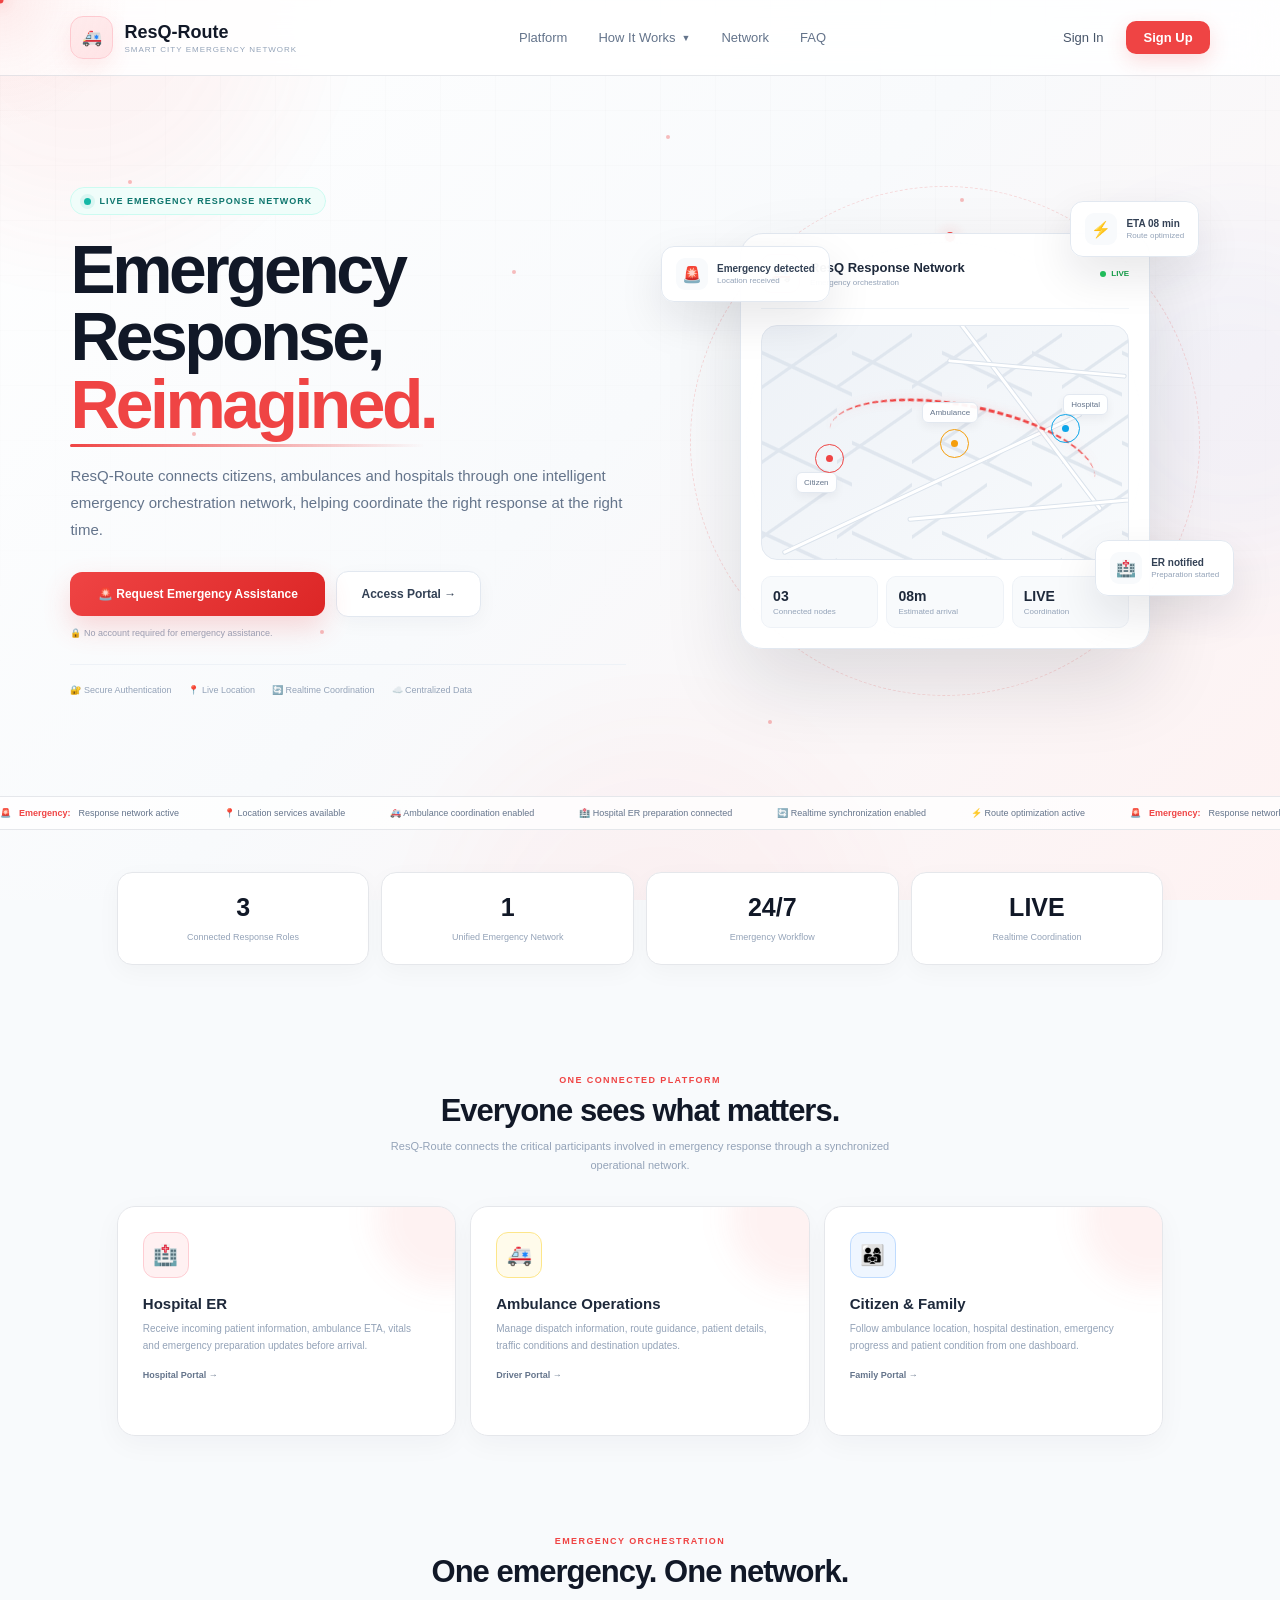
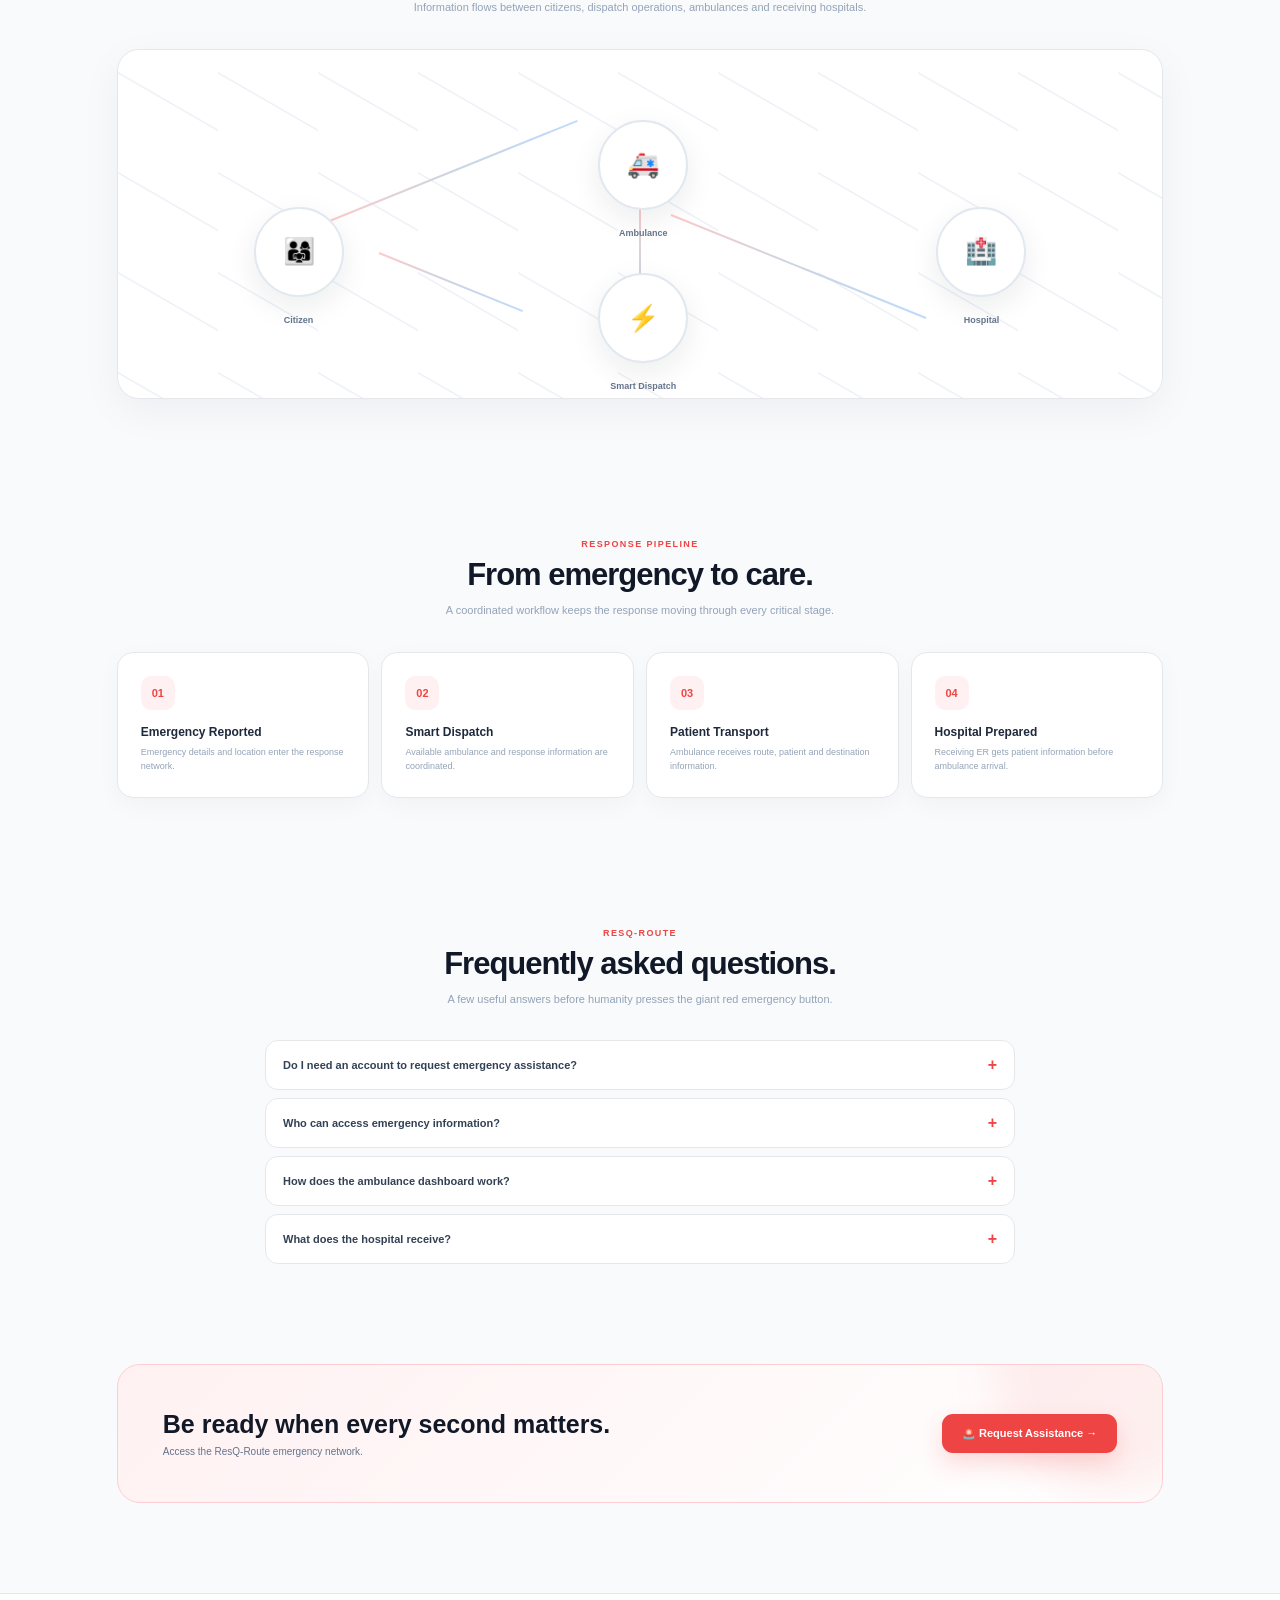
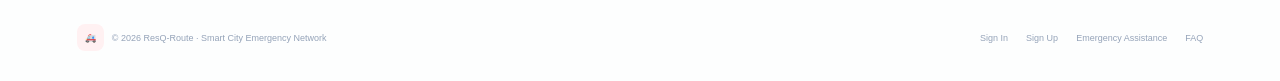
<file: index.html>
<!DOCTYPE html>
<html lang="en">

<head>

    <meta charset="UTF-8">

    <meta
        name="viewport"
        content="width=device-width, initial-scale=1.0"
    >

    <title>
        ResQ-Route | Smart Emergency Response Network
    </title>


    <style>

        /* =====================================================
           GLOBAL
        ===================================================== */

        * {
            margin: 0;
            padding: 0;
            box-sizing: border-box;
        }


        html {
            scroll-behavior: smooth;
        }


        body {

            font-family:
                Inter,
                "Segoe UI",
                Arial,
                sans-serif;

            color: #172033;

            background:
                #f8fafc;

            overflow-x: hidden;

            cursor: default;
        }


        a {
            text-decoration: none;
            color: inherit;
        }


        button {
            font-family: inherit;
        }


        ::selection {
            background: #fecaca;
            color: #7f1d1d;
        }



        /* =====================================================
           MOUSE EFFECTS
        ===================================================== */

        #cursorGlow {

            position: fixed;

            width: 260px;
            height: 260px;

            border-radius: 50%;

            pointer-events: none;

            z-index: 9999;

            background:
                radial-gradient(
                    circle,
                    rgba(239,68,68,0.10),
                    rgba(239,68,68,0.035) 35%,
                    transparent 70%
                );

            transform:
                translate(-50%, -50%);

            transition:
                left 0.08s linear,
                top 0.08s linear;
        }


        #cursorDot {

            position: fixed;

            width: 7px;
            height: 7px;

            border-radius: 50%;

            background: #ef4444;

            pointer-events: none;

            z-index: 10000;

            transform:
                translate(-50%, -50%);

            box-shadow:
                0 0 14px
                rgba(239,68,68,0.45);
        }



        /* =====================================================
           BACKGROUND
        ===================================================== */

        .background {

            position: fixed;

            inset: 0;

            z-index: -20;

            overflow: hidden;

            background:
                linear-gradient(
                    135deg,
                    #ffffff 0%,
                    #f8fafc 48%,
                    #fef2f2 100%
                );
        }


        .grid {

            position: absolute;

            inset: 0;

            opacity: 0.45;

            background-image:

                linear-gradient(
                    rgba(15,23,42,0.035) 1px,
                    transparent 1px
                ),

                linear-gradient(
                    90deg,
                    rgba(15,23,42,0.035) 1px,
                    transparent 1px
                );

            background-size:
                55px 55px;

            mask-image:
                linear-gradient(
                    to bottom,
                    black,
                    transparent 90%
                );
        }


        .blob {

            position: absolute;

            border-radius: 50%;

            filter: blur(60px);

            opacity: 0.45;

            animation:
                blobFloat 10s ease-in-out infinite;
        }


        .blob-red {

            width: 400px;
            height: 400px;

            background:
                rgba(239,68,68,0.12);

            top: -180px;
            left: -120px;
        }


        .blob-blue {

            width: 350px;
            height: 350px;

            background:
                rgba(59,130,246,0.09);

            right: -130px;
            top: 25%;

            animation-delay:
                -3s;
        }


        .blob-pink {

            width: 420px;
            height: 420px;

            background:
                rgba(244,63,94,0.07);

            left: 35%;
            bottom: -250px;

            animation-delay:
                -6s;
        }


        @keyframes blobFloat {

            0%,
            100% {

                transform:
                    translate(0,0)
                    scale(1);

            }

            50% {

                transform:
                    translate(35px,-25px)
                    scale(1.08);

            }
        }



        /* =====================================================
           PARTICLES
        ===================================================== */

        .particles {

            position: fixed;

            inset: 0;

            pointer-events: none;

            z-index: -5;
        }


        .particle {

            position: absolute;

            width: 4px;
            height: 4px;

            border-radius: 50%;

            background:
                rgba(239,68,68,0.35);

            animation:
                particleFloat linear infinite;
        }


        .particle:nth-child(1) {
            left: 10%;
            top: 20%;
            animation-duration: 9s;
        }

        .particle:nth-child(2) {
            left: 25%;
            top: 70%;
            animation-duration: 12s;
        }

        .particle:nth-child(3) {
            left: 40%;
            top: 30%;
            animation-duration: 10s;
        }

        .particle:nth-child(4) {
            left: 60%;
            top: 80%;
            animation-duration: 14s;
        }

        .particle:nth-child(5) {
            left: 75%;
            top: 22%;
            animation-duration: 11s;
        }

        .particle:nth-child(6) {
            left: 88%;
            top: 62%;
            animation-duration: 13s;
        }

        .particle:nth-child(7) {
            left: 52%;
            top: 15%;
            animation-duration: 8s;
        }

        .particle:nth-child(8) {
            left: 15%;
            top: 48%;
            animation-duration: 15s;
        }


        @keyframes particleFloat {

            0% {

                transform:
                    translateY(0);

                opacity:
                    0;

            }

            20% {
                opacity: 1;
            }

            80% {
                opacity: 1;
            }

            100% {

                transform:
                    translateY(-120px);

                opacity:
                    0;

            }
        }



        /* =====================================================
           NAVBAR
        ===================================================== */

        .navbar {

            position: sticky;

            top: 0;

            z-index: 1000;

            height: 76px;

            padding:
                0 5.5%;

            display: flex;

            align-items: center;

            justify-content: space-between;

            background:
                rgba(255,255,255,0.84);

            backdrop-filter:
                blur(20px);

            border-bottom:
                1px solid #e5e7eb;
        }


        .logo {

            display: flex;

            align-items: center;

            gap: 11px;
        }


        .logo-icon {

            width: 43px;
            height: 43px;

            display: flex;

            align-items: center;
            justify-content: center;

            border-radius: 13px;

            background:
                linear-gradient(
                    135deg,
                    #fff1f2,
                    #ffe4e6
                );

            border:
                1px solid #fecdd3;

            box-shadow:
                0 8px 22px
                rgba(239,68,68,0.10);

            animation:
                logoPulse 3s ease-in-out infinite;
        }


        @keyframes logoPulse {

            0%,
            100% {
                transform:
                    translateY(0);
            }

            50% {
                transform:
                    translateY(-3px);
            }
        }


        .logo-name {

            color: #111827;

            font-size: 18px;

            font-weight: 800;
        }


        .logo-subtitle {

            margin-top: 2px;

            color: #94a3b8;

            font-size: 8px;

            letter-spacing: 1px;
        }


        .nav-center {

            display: flex;

            align-items: center;

            gap: 5px;
        }


        .nav-link {

            padding:
                9px 13px;

            border-radius: 9px;

            color: #64748b;

            font-size: 13px;

            transition:
                0.2s ease;
        }


        .nav-link:hover {

            color: #111827;

            background:
                #f1f5f9;
        }


        .dropdown {

            position: relative;
        }


        .dropdown-button {

            border: none;

            background: transparent;

            cursor: pointer;

            display: flex;

            align-items: center;

            gap: 6px;
        }


        .arrow {

            font-size: 9px;

            transition:
                0.25s ease;
        }


        .dropdown:hover .arrow {

            transform:
                rotate(180deg);
        }


        .dropdown-menu {

            position: absolute;

            top:
                calc(100% + 12px);

            left: 50%;

            width: 245px;

            padding: 8px;

            border-radius: 15px;

            background:
                rgba(255,255,255,0.98);

            border:
                1px solid #e5e7eb;

            box-shadow:
                0 25px 60px
                rgba(15,23,42,0.13);

            opacity: 0;

            visibility: hidden;

            transform:
                translate(-50%, -10px);

            transition:
                0.22s ease;
        }


        .dropdown:hover .dropdown-menu {

            opacity: 1;

            visibility: visible;

            transform:
                translate(-50%,0);
        }


        .dropdown-item {

            display: flex;

            align-items: center;

            gap: 10px;

            padding: 11px;

            border-radius: 10px;

            transition:
                0.2s ease;
        }


        .dropdown-item:hover {

            background:
                #f8fafc;

            transform:
                translateX(3px);
        }


        .dropdown-icon {

            width: 34px;
            height: 34px;

            display: flex;

            align-items: center;
            justify-content: center;

            border-radius: 9px;

            background:
                #fff1f2;
        }


        .dropdown-item strong {

            display: block;

            color: #1e293b;

            font-size: 12px;
        }


        .dropdown-item span {

            display: block;

            margin-top: 2px;

            color: #94a3b8;

            font-size: 9px;
        }


        .nav-actions {

            display: flex;

            align-items: center;

            gap: 8px;
        }


        .signin {

            padding:
                9px 15px;

            color: #475569;

            border-radius: 9px;

            font-size: 13px;

            transition:
                0.2s ease;
        }


        .signin:hover {

            color: #111827;

            background:
                #f1f5f9;
        }


        .signup {

            padding:
                9px 17px;

            border-radius: 10px;

            color: white;

            background:
                #ef4444;

            font-size: 13px;

            font-weight: 650;

            box-shadow:
                0 7px 20px
                rgba(239,68,68,0.18);

            transition:
                0.25s ease;
        }


        .signup:hover {

            background:
                #dc2626;

            transform:
                translateY(-2px);

            box-shadow:
                0 12px 27px
                rgba(239,68,68,0.25);
        }



        /* =====================================================
           HERO
        ===================================================== */

        .hero {

            max-width:
                1350px;

            min-height:
                720px;

            margin:
                auto;

            padding:
                55px 5.5% 45px;

            display:
                grid;

            grid-template-columns:
                1fr 0.95fr;

            align-items:
                center;

            gap:
                55px;
        }


        .hero-content {

            animation:
                heroReveal 0.8s ease both;
        }


        @keyframes heroReveal {

            from {

                opacity: 0;

                transform:
                    translateY(25px);

            }

            to {

                opacity: 1;

                transform:
                    translateY(0);

            }
        }


        .live-badge {

            display: inline-flex;

            align-items: center;

            gap: 8px;

            padding:
                8px 13px;

            border-radius:
                999px;

            background:
                #f0fdfa;

            border:
                1px solid #ccfbf1;

            color:
                #0f766e;

            font-size:
                9px;

            font-weight:
                750;

            letter-spacing:
                1px;

            margin-bottom:
                21px;
        }


        .live-dot {

            width: 7px;
            height: 7px;

            border-radius: 50%;

            background:
                #14b8a6;

            box-shadow:
                0 0 0 4px
                rgba(20,184,166,0.10);

            animation:
                livePulse 1.8s infinite;
        }


        @keyframes livePulse {

            0% {
                box-shadow:
                    0 0 0 0
                    rgba(20,184,166,0.25);
            }

            70% {
                box-shadow:
                    0 0 0 8px
                    rgba(20,184,166,0);
            }

            100% {
                box-shadow:
                    0 0 0 0
                    rgba(20,184,166,0);
            }
        }


        .hero h1 {

            max-width:
                720px;

            color:
                #111827;

            font-size:
                clamp(48px,5.3vw,76px);

            line-height:
                0.99;

            letter-spacing:
                -3.5px;

            font-weight:
                800;

            margin-bottom:
                24px;
        }


        .hero h1 span {

            color:
                #ef4444;

            position:
                relative;
        }


        .hero h1 span::after {

            content:
                "";

            position:
                absolute;

            left: 0;

            right: 10px;

            bottom: -5px;

            height: 3px;

            border-radius:
                99px;

            background:
                linear-gradient(
                    90deg,
                    #ef4444,
                    transparent
                );

            animation:
                lineGrow 1.1s
                0.5s ease both;
        }


        @keyframes lineGrow {

            from {
                transform:
                    scaleX(0);

                transform-origin:
                    left;
            }

            to {
                transform:
                    scaleX(1);

                transform-origin:
                    left;
            }
        }


        .hero-description {

            max-width:
                630px;

            color:
                #64748b;

            font-size:
                15px;

            line-height:
                1.8;

            margin-bottom:
                28px;
        }



        /* =====================================================
           HERO BUTTONS
        ===================================================== */

        .hero-buttons {

            display:
                flex;

            align-items:
                center;

            gap:
                11px;

            flex-wrap:
                wrap;
        }


        .emergency-button {

            position:
                relative;

            overflow:
                hidden;

            display:
                inline-flex;

            align-items:
                center;

            justify-content:
                center;

            gap:
                9px;

            padding:
                15px 22px;

            min-width:
                255px;

            border-radius:
                12px;

            color:
                white;

            background:
                linear-gradient(
                    135deg,
                    #ef4444,
                    #dc2626
                );

            font-size:
                12px;

            font-weight:
                750;

            box-shadow:
                0 12px 28px
                rgba(239,68,68,0.20);

            transition:
                0.25s ease;
        }


        .emergency-button:hover {

            transform:
                translateY(-3px);

            box-shadow:
                0 17px 36px
                rgba(239,68,68,0.28);
        }


        .emergency-button::after {

            content:
                "";

            position:
                absolute;

            width:
                50px;

            height:
                200%;

            top:
                -50%;

            left:
                -80px;

            background:
                rgba(255,255,255,0.20);

            transform:
                rotate(20deg);

            transition:
                0.6s ease;
        }


        .emergency-button:hover::after {

            left:
                110%;
        }


        .portal-button {

            display:
                inline-flex;

            align-items:
                center;

            justify-content:
                center;

            gap:
                8px;

            padding:
                15px 22px;

            min-width:
                145px;

            border-radius:
                12px;

            color:
                #334155;

            background:
                white;

            border:
                1px solid #e2e8f0;

            font-size:
                12px;

            font-weight:
                650;

            box-shadow:
                0 6px 20px
                rgba(15,23,42,0.04);

            transition:
                0.25s ease;
        }


        .portal-button:hover {

            transform:
                translateY(-3px);

            border-color:
                #cbd5e1;

            box-shadow:
                0 12px 28px
                rgba(15,23,42,0.08);
        }


        .emergency-note {

            margin-top:
                11px;

            color:
                #94a3b8;

            font-size:
                9px;
        }



        /* =====================================================
           HERO TRUST
        ===================================================== */

        .trust-row {

            display:
                flex;

            align-items:
                center;

            gap:
                17px;

            flex-wrap:
                wrap;

            margin-top:
                26px;

            padding-top:
                20px;

            border-top:
                1px solid #eef2f7;
        }


        .trust {

            display:
                flex;

            align-items:
                center;

            gap:
                5px;

            color:
                #94a3b8;

            font-size:
                9px;
        }



        /* =====================================================
           HERO VISUAL
        ===================================================== */

        .visual {

            position:
                relative;

            min-height:
                540px;

            display:
                flex;

            align-items:
                center;

            justify-content:
                center;

            animation:
                visualReveal 0.9s 0.15s ease both;
        }


        @keyframes visualReveal {

            from {

                opacity: 0;

                transform:
                    translateX(35px)
                    scale(0.97);

            }

            to {

                opacity: 1;

                transform:
                    translateX(0)
                    scale(1);

            }
        }



        /* =====================================================
           ORBIT
        ===================================================== */

        .orbit {

            position:
                absolute;

            width:
                510px;

            height:
                510px;

            border-radius:
                50%;

            border:
                1px dashed
                rgba(239,68,68,0.18);

            animation:
                orbitRotate 25s linear infinite;
        }


        .orbit::before {

            content:
                "";

            position:
                absolute;

            inset:
                55px;

            border-radius:
                50%;

            border:
                1px dashed
                rgba(59,130,246,0.14);
        }


        .orbit-dot {

            position:
                absolute;

            width:
                10px;

            height:
                10px;

            border-radius:
                50%;

            background:
                #ef4444;

            top:
                45px;

            left:
                50%;

            box-shadow:
                0 0 15px
                rgba(239,68,68,0.35);
        }


        @keyframes orbitRotate {

            from {
                transform:
                    rotate(0deg);
            }

            to {
                transform:
                    rotate(360deg);
            }
        }



        /* =====================================================
           RESPONSE CARD
        ===================================================== */

        .response-card {

            position:
                relative;

            width:
                410px;

            padding:
                20px;

            border-radius:
                23px;

            background:
                rgba(255,255,255,0.96);

            border:
                1px solid #e2e8f0;

            box-shadow:
                0 35px 80px
                rgba(15,23,42,0.12);

            z-index:
                5;

            transform-style:
                preserve-3d;

            transition:
                transform 0.15s ease;
        }


        .card-top {

            display:
                flex;

            align-items:
                center;

            justify-content:
                space-between;

            padding-bottom:
                15px;

            border-bottom:
                1px solid #f1f5f9;
        }


        .card-title {

            display:
                flex;

            align-items:
                center;

            gap:
                10px;
        }


        .card-icon {

            width:
                39px;

            height:
                39px;

            display:
                flex;

            align-items:
                center;

            justify-content:
                center;

            border-radius:
                10px;

            background:
                #fff1f2;

            border:
                1px solid #fecdd3;
        }


        .card-title strong {

            display:
                block;

            color:
                #1e293b;

            font-size:
                13px;
        }


        .card-title span {

            display:
                block;

            margin-top:
                3px;

            color:
                #94a3b8;

            font-size:
                8px;
        }


        .card-live {

            display:
                flex;

            align-items:
                center;

            gap:
                5px;

            color:
                #16a34a;

            font-size:
                8px;

            font-weight:
                750;
        }


        .card-live i {

            width:
                6px;

            height:
                6px;

            border-radius:
                50%;

            background:
                #22c55e;

            animation:
                blink 1.4s infinite;
        }


        @keyframes blink {

            50% {
                opacity:
                    0.35;
            }
        }



        /* =====================================================
           MAP
        ===================================================== */

        .map {

            position:
                relative;

            height:
                235px;

            margin:
                16px 0;

            overflow:
                hidden;

            border-radius:
                16px;

            background:
                linear-gradient(
                    135deg,
                    #eef2f7,
                    #f8fafc
                );

            border:
                1px solid #e2e8f0;
        }


        .map-grid {

            position:
                absolute;

            inset:
                0;

            opacity:
                0.8;

            background-image:

                linear-gradient(
                    25deg,
                    transparent 46%,
                    #dbe3ec 47%,
                    #dbe3ec 49%,
                    transparent 50%
                ),

                linear-gradient(
                    145deg,
                    transparent 46%,
                    #dbe3ec 47%,
                    #dbe3ec 49%,
                    transparent 50%
                );

            background-size:
                90px 90px,
                75px 75px;
        }


        .road {

            position:
                absolute;

            height:
                5px;

            border-radius:
                99px;

            background:
                white;

            border:
                1px solid #dbe3ec;
        }


        .road-1 {

            width:
                330px;

            left:
                5px;

            top:
                155px;

            transform:
                rotate(-25deg);
        }


        .road-2 {

            width:
                280px;

            left:
                115px;

            top:
                70px;

            transform:
                rotate(53deg);
        }


        .road-3 {

            width:
                250px;

            left:
                145px;

            top:
                180px;

            transform:
                rotate(-5deg);
        }


        .road-4 {

            width:
                180px;

            left:
                185px;

            top:
                40px;

            transform:
                rotate(5deg);
        }



        /* =====================================================
           ROUTE
        ===================================================== */

        .route {

            position:
                absolute;

            width:
                270px;

            height:
                100px;

            left:
                65px;

            top:
                78px;

            border-top:
                3px dashed #ef4444;

            border-radius:
                50%;

            transform:
                rotate(11deg);

            filter:
                drop-shadow(
                    0 0 4px
                    rgba(239,68,68,0.25)
                );

            animation:
                routeMove 2s ease-in-out infinite;
        }


        @keyframes routeMove {

            0%,
            100% {
                opacity:
                    0.65;
            }

            50% {
                opacity:
                    1;
            }
        }



        /* =====================================================
           MAP MARKERS
        ===================================================== */

        .marker {

            position:
                absolute;

            width:
                15px;

            height:
                15px;

            border-radius:
                50%;

            z-index:
                5;
        }


        .marker::before {

            content:
                "";

            position:
                absolute;

            inset:
                4px;

            border-radius:
                50%;

            background:
                currentColor;
        }


        .marker::after {

            content:
                "";

            position:
                absolute;

            inset:
                -7px;

            border:
                1px solid currentColor;

            border-radius:
                50%;

            animation:
                markerRing 2s infinite;
        }


        @keyframes markerRing {

            0% {
                transform:
                    scale(0.7);

                opacity:
                    0.5;
            }

            70% {
                transform:
                    scale(1.5);

                opacity:
                    0;
            }

            100% {
                opacity:
                    0;
            }
        }


        .citizen {
            left:
                60px;

            top:
                125px;

            color:
                #ef4444;
        }


        .ambulance {
            left:
                185px;

            top:
                110px;

            color:
                #f59e0b;

            animation:
                ambulanceMove 3s ease-in-out infinite;
        }


        @keyframes ambulanceMove {

            0%,
            100% {
                transform:
                    translateX(0);
            }

            50% {
                transform:
                    translateX(22px);
            }
        }


        .hospital {
            right:
                55px;

            top:
                95px;

            color:
                #0ea5e9;
        }


        .map-label {

            position:
                absolute;

            padding:
                5px 7px;

            border-radius:
                6px;

            background:
                rgba(255,255,255,0.95);

            border:
                1px solid #e2e8f0;

            color:
                #64748b;

            font-size:
                8px;

            box-shadow:
                0 4px 10px
                rgba(15,23,42,0.05);
        }


        .label-1 {

            left:
                34px;

            top:
                146px;
        }


        .label-2 {

            left:
                160px;

            top:
                76px;
        }


        .label-3 {

            right:
                20px;

            top:
                68px;
        }



        /* =====================================================
           CARD STATS
        ===================================================== */

        .card-stats {

            display:
                grid;

            grid-template-columns:
                repeat(3,1fr);

            gap:
                8px;
        }


        .stat {

            padding:
                11px;

            border-radius:
                10px;

            background:
                #f8fafc;

            border:
                1px solid #eef2f7;
        }


        .stat strong {

            display:
                block;

            color:
                #1e293b;

            font-size:
                14px;
        }


        .stat span {

            display:
                block;

            margin-top:
                3px;

            color:
                #94a3b8;

            font-size:
                8px;
        }



        /* =====================================================
           FLOATING NOTIFICATIONS
        ===================================================== */

        .floating {

            position:
                absolute;

            display:
                flex;

            align-items:
                center;

            gap:
                9px;

            padding:
                11px 14px;

            border-radius:
                13px;

            background:
                rgba(255,255,255,0.96);

            border:
                1px solid #e2e8f0;

            box-shadow:
                0 18px 45px
                rgba(15,23,42,0.10);

            z-index:
                10;

            animation:
                floatingCard 4s ease-in-out infinite;
        }


        @keyframes floatingCard {

            0%,
            100% {
                transform:
                    translateY(0);
            }

            50% {
                transform:
                    translateY(-10px);
            }
        }


        .floating-icon {

            width:
                32px;

            height:
                32px;

            display:
                flex;

            align-items:
                center;

            justify-content:
                center;

            border-radius:
                9px;

            background:
                #f8fafc;
        }


        .floating strong {

            display:
                block;

            color:
                #334155;

            font-size:
                10px;
        }


        .floating span {

            display:
                block;

            margin-top:
                2px;

            color:
                #94a3b8;

            font-size:
                8px;
        }


        .float-1 {

            left:
                -20px;

            top:
                75px;
        }


        .float-2 {

            right:
                -25px;

            bottom:
                115px;

            animation-delay:
                -1.5s;
        }


        .float-3 {

            right:
                10px;

            top:
                30px;

            animation-delay:
                -2.5s;
        }



        /* =====================================================
           LIVE TICKER
        ===================================================== */

        .ticker {

            width:
                100%;

            overflow:
                hidden;

            border-top:
                1px solid #e5e7eb;

            border-bottom:
                1px solid #e5e7eb;

            background:
                rgba(255,255,255,0.75);
        }


        .ticker-track {

            width:
                max-content;

            display:
                flex;

            gap:
                45px;

            padding:
                11px 0;

            animation:
                tickerMove 30s linear infinite;
        }


        .ticker-item {

            display:
                flex;

            align-items:
                center;

            gap:
                8px;

            color:
                #64748b;

            font-size:
                9px;

            white-space:
                nowrap;
        }


        .ticker-item b {

            color:
                #ef4444;
        }


        @keyframes tickerMove {

            from {
                transform:
                    translateX(0);
            }

            to {
                transform:
                    translateX(-50%);
            }
        }



        /* =====================================================
           QUICK STATS
        ===================================================== */

        .quick-stats {

            max-width:
                1200px;

            margin:
                0 auto;

            padding:
                42px 6% 60px;

            display:
                grid;

            grid-template-columns:
                repeat(4,1fr);

            gap:
                12px;
        }


        .quick-stat {

            padding:
                20px;

            border-radius:
                15px;

            background:
                white;

            border:
                1px solid #e5e7eb;

            box-shadow:
                0 7px 25px
                rgba(15,23,42,0.035);

            text-align:
                center;

            transition:
                0.3s ease;
        }


        .quick-stat:hover {

            transform:
                translateY(-5px);

            box-shadow:
                0 15px 35px
                rgba(15,23,42,0.07);
        }


        .quick-stat strong {

            display:
                block;

            color:
                #111827;

            font-size:
                25px;

            margin-bottom:
                4px;
        }


        .quick-stat span {

            color:
                #94a3b8;

            font-size:
                9px;
        }



        /* =====================================================
           SECTION
        ===================================================== */

        .section {

            max-width:
                1200px;

            margin:
                auto;

            padding:
                50px 6% 80px;
        }


        .section-heading {

            text-align:
                center;

            margin-bottom:
                32px;
        }


        .section-label {

            color:
                #ef4444;

            font-size:
                9px;

            font-weight:
                750;

            letter-spacing:
                1.4px;

            margin-bottom:
                8px;
        }


        .section-heading h2 {

            color:
                #111827;

            font-size:
                31px;

            letter-spacing:
                -1px;

            margin-bottom:
                8px;
        }


        .section-heading p {

            max-width:
                550px;

            margin:
                auto;

            color:
                #94a3b8;

            font-size:
                11px;

            line-height:
                1.7;
        }



        /* =====================================================
           SYSTEM CARDS
        ===================================================== */

        .system-grid {

            display:
                grid;

            grid-template-columns:
                repeat(3,1fr);

            gap:
                14px;
        }


        .system-card {

            position:
                relative;

            overflow:
                hidden;

            min-height:
                230px;

            padding:
                25px;

            border-radius:
                18px;

            background:
                rgba(255,255,255,0.92);

            border:
                1px solid #e5e7eb;

            box-shadow:
                0 8px 28px
                rgba(15,23,42,0.04);

            transition:
                0.3s ease;
        }


        .system-card::before {

            content:
                "";

            position:
                absolute;

            width:
                140px;

            height:
                140px;

            right:
                -60px;

            top:
                -60px;

            border-radius:
                50%;

            background:
                rgba(239,68,68,0.07);

            filter:
                blur(15px);
        }


        .system-card:hover {

            transform:
                translateY(-8px);

            box-shadow:
                0 20px 45px
                rgba(15,23,42,0.08);

            border-color:
                #dbe3ec;
        }


        .system-icon {

            width:
                46px;

            height:
                46px;

            display:
                flex;

            align-items:
                center;

            justify-content:
                center;

            border-radius:
                12px;

            margin-bottom:
                17px;

            font-size:
                20px;
        }


        .red {
            background:
                #fff1f2;

            border:
                1px solid #fecdd3;
        }


        .orange {
            background:
                #fffbeb;

            border:
                1px solid #fde68a;
        }


        .blue {
            background:
                #eff6ff;

            border:
                1px solid #bfdbfe;
        }


        .system-card h3 {

            color:
                #1e293b;

            font-size:
                15px;

            margin-bottom:
                8px;
        }


        .system-card p {

            color:
                #94a3b8;

            font-size:
                10px;

            line-height:
                1.7;
        }


        .system-link {

            display:
                inline-flex;

            margin-top:
                16px;

            color:
                #64748b;

            font-size:
                9px;

            font-weight:
                650;

            transition:
                0.2s ease;
        }


        .system-card:hover .system-link {

            color:
                #ef4444;

            transform:
                translateX(5px);
        }



        /* =====================================================
           NETWORK SECTION
        ===================================================== */

        .network-section {

            max-width:
                1200px;

            margin:
                auto;

            padding:
                20px 6% 90px;
        }


        .network-panel {

            position:
                relative;

            min-height:
                350px;

            overflow:
                hidden;

            border-radius:
                22px;

            background:
                white;

            border:
                1px solid #e5e7eb;

            box-shadow:
                0 12px 40px
                rgba(15,23,42,0.05);

            padding:
                35px;
        }


        .network-lines {

            position:
                absolute;

            inset:
                0;

            opacity:
                0.7;

            background-image:
                linear-gradient(
                    30deg,
                    transparent 48%,
                    #e2e8f0 49%,
                    transparent 50%
                );

            background-size:
                100px 100px;
        }


        .network-node {

            position:
                absolute;

            width:
                90px;

            height:
                90px;

            border-radius:
                50%;

            display:
                flex;

            align-items:
                center;

            justify-content:
                center;

            background:
                white;

            border:
                2px solid #e2e8f0;

            box-shadow:
                0 10px 30px
                rgba(15,23,42,0.08);

            font-size:
                26px;

            z-index:
                3;

            transition:
                0.3s ease;
        }


        .network-node:hover {

            transform:
                scale(1.12);

            border-color:
                #fecaca;

            box-shadow:
                0 15px 35px
                rgba(239,68,68,0.13);
        }


        .node-citizen {

            left:
                13%;

            top:
                45%;
        }


        .node-ambulance {

            left:
                46%;

            top:
                20%;
        }


        .node-hospital {

            right:
                13%;

            top:
                45%;
        }


        .node-dispatch {

            left:
                46%;

            bottom:
                10%;
        }


        .connection {

            position:
                absolute;

            height:
                2px;

            background:
                linear-gradient(
                    90deg,
                    #fecaca,
                    #cbd5e1,
                    #bfdbfe
                );

            transform-origin:
                left center;

            z-index:
                1;
        }


        .connection-1 {

            width:
                270px;

            left:
                20%;

            top:
                49%;

            transform:
                rotate(-22deg);
        }


        .connection-2 {

            width:
                275px;

            left:
                53%;

            top:
                47%;

            transform:
                rotate(22deg);
        }


        .connection-3 {

            width:
                150px;

            left:
                50%;

            top:
                43%;

            transform:
                rotate(90deg);
        }


        .connection-4 {

            width:
                155px;

            left:
                25%;

            top:
                58%;

            transform:
                rotate(22deg);
        }


        .node-label {

            position:
                absolute;

            bottom:
                -30px;

            left:
                50%;

            transform:
                translateX(-50%);

            white-space:
                nowrap;

            color:
                #64748b;

            font-size:
                9px;

            font-weight:
                650;
        }



        /* =====================================================
           PROCESS
        ===================================================== */

        .process-grid {

            display:
                grid;

            grid-template-columns:
                repeat(4,1fr);

            gap:
                12px;
        }


        .process-card {

            position:
                relative;

            padding:
                23px;

            border-radius:
                16px;

            background:
                white;

            border:
                1px solid #e5e7eb;

            box-shadow:
                0 7px 25px
                rgba(15,23,42,0.035);

            transition:
                0.3s ease;
        }


        .process-card:hover {

            transform:
                translateY(-5px);

            border-color:
                #fecaca;
        }


        .process-number {

            width:
                34px;

            height:
                34px;

            display:
                flex;

            align-items:
                center;

            justify-content:
                center;

            border-radius:
                10px;

            background:
                #fff1f2;

            color:
                #ef4444;

            font-size:
                11px;

            font-weight:
                750;

            margin-bottom:
                15px;
        }


        .process-card h3 {

            color:
                #1e293b;

            font-size:
                12px;

            margin-bottom:
                6px;
        }


        .process-card p {

            color:
                #94a3b8;

            font-size:
                9px;

            line-height:
                1.6;
        }



        /* =====================================================
           FAQ
        ===================================================== */

        .faq {

            max-width:
                750px;

            margin:
                auto;

            display:
                flex;

            flex-direction:
                column;

            gap:
                8px;
        }


        .faq details {

            background:
                white;

            border:
                1px solid #e5e7eb;

            border-radius:
                13px;

            padding:
                15px 17px;

            transition:
                0.2s ease;
        }


        .faq details:hover {

            border-color:
                #cbd5e1;
        }


        .faq summary {

            cursor:
                pointer;

            color:
                #334155;

            font-size:
                11px;

            font-weight:
                650;

            list-style:
                none;

            display:
                flex;

            justify-content:
                space-between;

            align-items:
                center;
        }


        .faq summary::after {

            content:
                "+";

            color:
                #ef4444;

            font-size:
                16px;
        }


        .faq details[open] summary::after {

            content:
                "−";
        }


        .faq p {

            color:
                #94a3b8;

            font-size:
                10px;

            line-height:
                1.7;

            padding-top:
                10px;
        }



        /* =====================================================
           CTA
        ===================================================== */

        .cta-section {

            max-width:
                1200px;

            margin:
                auto;

            padding:
                20px 6% 90px;
        }


        .cta {

            position:
                relative;

            overflow:
                hidden;

            padding:
                45px;

            border-radius:
                23px;

            background:
                linear-gradient(
                    135deg,
                    #fff1f2,
                    #ffffff
                );

            border:
                1px solid #fecdd3;

            display:
                flex;

            align-items:
                center;

            justify-content:
                space-between;

            gap:
                25px;
        }


        .cta::before {

            content:
                "";

            position:
                absolute;

            width:
                250px;

            height:
                250px;

            border-radius:
                50%;

            right:
                -80px;

            top:
                -120px;

            background:
                rgba(239,68,68,0.08);

            filter:
                blur(20px);
        }


        .cta h2 {

            color:
                #111827;

            font-size:
                25px;

            margin-bottom:
                7px;
        }


        .cta p {

            color:
                #64748b;

            font-size:
                10px;
        }


        .cta-button {

            position:
                relative;

            z-index:
                2;

            white-space:
                nowrap;

            padding:
                13px 20px;

            border-radius:
                11px;

            background:
                #ef4444;

            color:
                white;

            font-size:
                11px;

            font-weight:
                700;

            box-shadow:
                0 10px 25px
                rgba(239,68,68,0.20);

            transition:
                0.25s ease;
        }


        .cta-button:hover {

            background:
                #dc2626;

            transform:
                translateY(-3px);
        }



        /* =====================================================
           FOOTER
        ===================================================== */

        footer {

            border-top:
                1px solid #e5e7eb;

            background:
                rgba(255,255,255,0.75);

            padding:
                30px 6%;

            display:
                flex;

            align-items:
                center;

            justify-content:
                space-between;

            color:
                #94a3b8;

            font-size:
                9px;
        }


        .footer-brand {

            display:
                flex;

            align-items:
                center;

            gap:
                8px;
        }


        .footer-logo {

            width:
                27px;

            height:
                27px;

            display:
                flex;

            align-items:
                center;

            justify-content:
                center;

            border-radius:
                8px;

            background:
                #fff1f2;
        }


        .footer-links {

            display:
                flex;

            gap:
                18px;
        }


        .footer-links a {

            transition:
                0.2s ease;
        }


        .footer-links a:hover {

            color:
                #ef4444;
        }



        /* =====================================================
           SCROLL REVEAL
        ===================================================== */

        .reveal {

            opacity:
                0;

            transform:
                translateY(30px);

            transition:
                opacity 0.7s ease,
                transform 0.7s ease;
        }


        .reveal.visible {

            opacity:
                1;

            transform:
                translateY(0);
        }



        /* =====================================================
           RESPONSIVE
        ===================================================== */

        @media(max-width:1050px) {

            .nav-center {
                display:
                    none;
            }


            .hero {

                grid-template-columns:
                    1fr;

                text-align:
                    center;

                padding-top:
                    60px;
            }


            .hero-content {

                display:
                    flex;

                flex-direction:
                    column;

                align-items:
                    center;
            }


            .hero-description {
                margin-left:
                    auto;

                margin-right:
                    auto;
            }


            .visual {
                min-height:
                    520px;
            }


            .quick-stats {
                grid-template-columns:
                    repeat(2,1fr);
            }
        }



        @media(max-width:800px) {

            .navbar {
                padding:
                    0 20px;
            }


            .logo-subtitle {
                display:
                    none;
            }


            .hero {
                padding:
                    45px 20px 60px;
            }


            .hero h1 {
                font-size:
                    48px;
            }


            .system-grid {
                grid-template-columns:
                    1fr;
            }


            .process-grid {
                grid-template-columns:
                    repeat(2,1fr);
            }


            .network-panel {
                min-height:
                    430px;
            }


            .node-citizen {
                left:
                    8%;
            }


            .node-hospital {
                right:
                    8%;
            }


            .connection {
                opacity:
                    0.5;
            }


            .cta {
                flex-direction:
                    column;

                align-items:
                    flex-start;
            }
        }



        @media(max-width:550px) {

            #cursorGlow,
            #cursorDot {
                display:
                    none;
            }


            .navbar {
                height:
                    68px;
            }


            .nav-actions {
                gap:
                    3px;
            }


            .signin {
                padding:
                    8px 8px;
            }


            .signup {
                padding:
                    8px 11px;
            }


            .hero {
                min-height:
                    auto;

                padding:
                    45px 18px 45px;
            }


            .hero h1 {
                font-size:
                    40px;

                letter-spacing:
                    -2px;
            }


            .hero-description {
                font-size:
                    13px;
            }


            .hero-buttons {
                width:
                    100%;

                flex-direction:
                    column;
            }


            .emergency-button,
            .portal-button {
                width:
                    100%;
            }


            .trust-row {
                justify-content:
                    center;
            }


            .visual {
                min-height:
                    420px;
            }


            .response-card {
                width:
                    94%;

                padding:
                    14px;
            }


            .map {
                height:
                    195px;
            }


            .orbit {
                width:
                    330px;

                height:
                    330px;
            }


            .floating {
                transform:
                    scale(0.75);
            }


            .float-1 {
                left:
                    -25px;
            }


            .float-2 {
                right:
                    -30px;
            }


            .float-3 {
                right:
                    -20px;
            }


            .quick-stats {
                grid-template-columns:
                    repeat(2,1fr);

                padding:
                    25px 18px 45px;
            }


            .section,
            .network-section,
            .cta-section {
                padding-left:
                    18px;

                padding-right:
                    18px;
            }


            .section-heading h2 {
                font-size:
                    26px;
            }


            .process-grid {
                grid-template-columns:
                    1fr;
            }


            .network-panel {
                min-height:
                    500px;

                padding:
                    20px;
            }


            .network-node {
                width:
                    65px;

                height:
                    65px;

                font-size:
                    19px;
            }


            .node-citizen {
                left:
                    7%;

                top:
                    40%;
            }


            .node-ambulance {
                left:
                    39%;

                top:
                    18%;
            }


            .node-hospital {
                right:
                    7%;

                top:
                    40%;
            }


            .node-dispatch {
                left:
                    39%;

                bottom:
                    14%;
            }


            .connection-1,
            .connection-2 {
                width:
                    110px;
            }


            .connection-4 {
                width:
                    90px;
            }


            footer {
                flex-direction:
                    column;

                gap:
                    15px;

                text-align:
                    center;
            }


            .footer-links {
                flex-wrap:
                    wrap;

                justify-content:
                    center;
            }
        }

    </style>

</head>


<body>


    <!-- =====================================================
         BACKGROUND
    ====================================================== -->

    <div class="background">

        <div class="grid"></div>

        <div class="blob blob-red"></div>

        <div class="blob blob-blue"></div>

        <div class="blob blob-pink"></div>

    </div>


    <div class="particles">

        <span class="particle"></span>
        <span class="particle"></span>
        <span class="particle"></span>
        <span class="particle"></span>
        <span class="particle"></span>
        <span class="particle"></span>
        <span class="particle"></span>
        <span class="particle"></span>

    </div>


    <div id="cursorGlow"></div>

    <div id="cursorDot"></div>



    <!-- =====================================================
         NAVBAR
    ====================================================== -->

    <header class="navbar">


        <a
            href="index.html"
            class="logo"
        >

            <div class="logo-icon">
                🚑
            </div>

            <div>

                <div class="logo-name">
                    ResQ-Route
                </div>

                <div class="logo-subtitle">
                    SMART CITY EMERGENCY NETWORK
                </div>

            </div>

        </a>



        <nav class="nav-center">


            <a
                href="#platform"
                class="nav-link"
            >
                Platform
            </a>


            <div class="dropdown">

                <button
                    class="nav-link dropdown-button"
                >

                    How It Works

                    <span class="arrow">
                        ▼
                    </span>

                </button>


                <div class="dropdown-menu">


                    <a
                        href="#process"
                        class="dropdown-item"
                    >

                        <div class="dropdown-icon">
                            🚨
                        </div>

                        <div>

                            <strong>
                                Emergency Request
                            </strong>

                            <span>
                                Report an emergency
                            </span>

                        </div>

                    </a>


                    <a
                        href="#network"
                        class="dropdown-item"
                    >

                        <div class="dropdown-icon">
                            🚑
                        </div>

                        <div>

                            <strong>
                                Smart Dispatch
                            </strong>

                            <span>
                                Coordinate ambulance response
                            </span>

                        </div>

                    </a>


                    <a
                        href="#network"
                        class="dropdown-item"
                    >

                        <div class="dropdown-icon">
                            🏥
                        </div>

                        <div>

                            <strong>
                                Hospital Preparation
                            </strong>

                            <span>
                                Prepare the receiving ER
                            </span>

                        </div>

                    </a>

                </div>

            </div>


            <a
                href="#network"
                class="nav-link"
            >
                Network
            </a>


            <a
                href="#faq"
                class="nav-link"
            >
                FAQ
            </a>

        </nav>



        <div class="nav-actions">

            <a
                href="signin.html"
                class="signin"
            >
                Sign In
            </a>

            <a
                href="signup.html"
                class="signup"
            >
                Sign Up
            </a>

        </div>

    </header>



    <!-- =====================================================
         HERO
    ====================================================== -->

    <main>


        <section class="hero">


            <div class="hero-content">


                <div class="live-badge">

                    <span class="live-dot"></span>

                    LIVE EMERGENCY RESPONSE NETWORK

                </div>


                <h1>

                    Emergency Response,

                    <br>

                    <span>
                        Reimagined.
                    </span>

                </h1>


                <p class="hero-description">

                    ResQ-Route connects citizens, ambulances
                    and hospitals through one intelligent
                    emergency orchestration network, helping
                    coordinate the right response at the right time.

                </p>


                <div class="hero-buttons">


                    <a
                        href="emergency.html"
                        class="emergency-button"
                    >

                        🚨

                        Request Emergency Assistance

                    </a>


                    <a
                        href="signin.html"
                        class="portal-button"
                    >

                        Access Portal

                        →

                    </a>

                </div>


                <div class="emergency-note">

                    🔒 No account required for emergency assistance.

                </div>


                <div class="trust-row">


                    <div class="trust">
                        🔐 Secure Authentication
                    </div>


                    <div class="trust">
                        📍 Live Location
                    </div>


                    <div class="trust">
                        🔄 Realtime Coordination
                    </div>


                    <div class="trust">
                        ☁️ Centralized Data
                    </div>

                </div>

            </div>



            <!-- =================================================
                 HERO VISUAL
            ================================================== -->

            <div class="visual">


                <div class="orbit">

                    <div class="orbit-dot"></div>

                </div>


                <div class="floating float-1">

                    <div class="floating-icon">
                        🚨
                    </div>

                    <div>

                        <strong>
                            Emergency detected
                        </strong>

                        <span>
                            Location received
                        </span>

                    </div>

                </div>


                <div class="floating float-2">

                    <div class="floating-icon">
                        🏥
                    </div>

                    <div>

                        <strong>
                            ER notified
                        </strong>

                        <span>
                            Preparation started
                        </span>

                    </div>

                </div>


                <div class="floating float-3">

                    <div class="floating-icon">
                        ⚡
                    </div>

                    <div>

                        <strong>
                            ETA 08 min
                        </strong>

                        <span>
                            Route optimized
                        </span>

                    </div>

                </div>



                <!-- RESPONSE CARD -->

                <div
                    class="response-card"
                    id="responseCard"
                >


                    <div class="card-top">


                        <div class="card-title">

                            <div class="card-icon">
                                🚑
                            </div>

                            <div>

                                <strong>
                                    ResQ Response Network
                                </strong>

                                <span>
                                    Emergency orchestration
                                </span>

                            </div>

                        </div>


                        <div class="card-live">

                            <i></i>

                            LIVE

                        </div>

                    </div>



                    <!-- MAP -->

                    <div class="map">


                        <div class="map-grid"></div>


                        <div class="road road-1"></div>

                        <div class="road road-2"></div>

                        <div class="road road-3"></div>

                        <div class="road road-4"></div>


                        <div class="route"></div>


                        <div class="marker citizen"></div>

                        <div class="marker ambulance"></div>

                        <div class="marker hospital"></div>


                        <div class="map-label label-1">
                            Citizen
                        </div>


                        <div class="map-label label-2">
                            Ambulance
                        </div>


                        <div class="map-label label-3">
                            Hospital
                        </div>

                    </div>



                    <!-- STATS -->

                    <div class="card-stats">


                        <div class="stat">

                            <strong>
                                03
                            </strong>

                            <span>
                                Connected nodes
                            </span>

                        </div>


                        <div class="stat">

                            <strong>
                                08m
                            </strong>

                            <span>
                                Estimated arrival
                            </span>

                        </div>


                        <div class="stat">

                            <strong>
                                LIVE
                            </strong>

                            <span>
                                Coordination
                            </span>

                        </div>

                    </div>

                </div>

            </div>

        </section>



        <!-- =====================================================
             TICKER
        ====================================================== -->

        <div class="ticker">

            <div class="ticker-track">


                <div class="ticker-item">
                    🚨 <b>Emergency:</b> Response network active
                </div>


                <div class="ticker-item">
                    📍 Location services available
                </div>


                <div class="ticker-item">
                    🚑 Ambulance coordination enabled
                </div>


                <div class="ticker-item">
                    🏥 Hospital ER preparation connected
                </div>


                <div class="ticker-item">
                    🔄 Realtime synchronization enabled
                </div>


                <div class="ticker-item">
                    ⚡ Route optimization active
                </div>


                <div class="ticker-item">
                    🚨 <b>Emergency:</b> Response network active
                </div>


                <div class="ticker-item">
                    📍 Location services available
                </div>


                <div class="ticker-item">
                    🚑 Ambulance coordination enabled
                </div>


                <div class="ticker-item">
                    🏥 Hospital ER preparation connected
                </div>


                <div class="ticker-item">
                    🔄 Realtime synchronization enabled
                </div>


                <div class="ticker-item">
                    ⚡ Route optimization active
                </div>

            </div>

        </div>



        <!-- =====================================================
             QUICK STATS
        ====================================================== -->

        <section class="quick-stats reveal">


            <div class="quick-stat">

                <strong>
                    3
                </strong>

                <span>
                    Connected Response Roles
                </span>

            </div>


            <div class="quick-stat">

                <strong>
                    1
                </strong>

                <span>
                    Unified Emergency Network
                </span>

            </div>


            <div class="quick-stat">

                <strong>
                    24/7
                </strong>

                <span>
                    Emergency Workflow
                </span>

            </div>


            <div class="quick-stat">

                <strong>
                    LIVE
                </strong>

                <span>
                    Realtime Coordination
                </span>

            </div>

        </section>



        <!-- =====================================================
             PLATFORM
        ====================================================== -->

        <section
            class="section reveal"
            id="platform"
        >


            <div class="section-heading">

                <div class="section-label">
                    ONE CONNECTED PLATFORM
                </div>

                <h2>
                    Everyone sees what matters.
                </h2>

                <p>

                    ResQ-Route connects the critical participants
                    involved in emergency response through a
                    synchronized operational network.

                </p>

            </div>



            <div class="system-grid">


                <div class="system-card">

                    <div class="system-icon red">
                        🏥
                    </div>

                    <h3>
                        Hospital ER
                    </h3>

                    <p>

                        Receive incoming patient information,
                        ambulance ETA, vitals and emergency
                        preparation updates before arrival.

                    </p>

                    <a
                        href="signin.html"
                        class="system-link"
                    >
                        Hospital Portal →
                    </a>

                </div>



                <div class="system-card">

                    <div class="system-icon orange">
                        🚑
                    </div>

                    <h3>
                        Ambulance Operations
                    </h3>

                    <p>

                        Manage dispatch information, route
                        guidance, patient details, traffic
                        conditions and destination updates.

                    </p>

                    <a
                        href="signin.html"
                        class="system-link"
                    >
                        Driver Portal →
                    </a>

                </div>



                <div class="system-card">

                    <div class="system-icon blue">
                        👨‍👩‍👧
                    </div>

                    <h3>
                        Citizen & Family
                    </h3>

                    <p>

                        Follow ambulance location, hospital
                        destination, emergency progress and
                        patient condition from one dashboard.

                    </p>

                    <a
                        href="signin.html"
                        class="system-link"
                    >
                        Family Portal →
                    </a>

                </div>

            </div>

        </section>



        <!-- =====================================================
             NETWORK
        ====================================================== -->

        <section
            class="network-section reveal"
            id="network"
        >


            <div class="section-heading">

                <div class="section-label">
                    EMERGENCY ORCHESTRATION
                </div>

                <h2>
                    One emergency. One network.
                </h2>

                <p>

                    Information flows between citizens,
                    dispatch operations, ambulances and
                    receiving hospitals.

                </p>

            </div>


            <div class="network-panel">


                <div class="network-lines"></div>


                <div class="connection connection-1"></div>

                <div class="connection connection-2"></div>

                <div class="connection connection-3"></div>

                <div class="connection connection-4"></div>



                <div class="network-node node-citizen">

                    👨‍👩‍👧

                    <span class="node-label">
                        Citizen
                    </span>

                </div>


                <div class="network-node node-ambulance">

                    🚑

                    <span class="node-label">
                        Ambulance
                    </span>

                </div>


                <div class="network-node node-hospital">

                    🏥

                    <span class="node-label">
                        Hospital
                    </span>

                </div>


                <div class="network-node node-dispatch">

                    ⚡

                    <span class="node-label">
                        Smart Dispatch
                    </span>

                </div>

            </div>

        </section>



        <!-- =====================================================
             PROCESS
        ====================================================== -->

        <section
            class="section reveal"
            id="process"
        >


            <div class="section-heading">

                <div class="section-label">
                    RESPONSE PIPELINE
                </div>

                <h2>
                    From emergency to care.
                </h2>

                <p>

                    A coordinated workflow keeps the response
                    moving through every critical stage.

                </p>

            </div>



            <div class="process-grid">


                <div class="process-card">

                    <div class="process-number">
                        01
                    </div>

                    <h3>
                        Emergency Reported
                    </h3>

                    <p>

                        Emergency details and location
                        enter the response network.

                    </p>

                </div>


                <div class="process-card">

                    <div class="process-number">
                        02
                    </div>

                    <h3>
                        Smart Dispatch
                    </h3>

                    <p>

                        Available ambulance and response
                        information are coordinated.

                    </p>

                </div>


                <div class="process-card">

                    <div class="process-number">
                        03
                    </div>

                    <h3>
                        Patient Transport
                    </h3>

                    <p>

                        Ambulance receives route,
                        patient and destination information.

                    </p>

                </div>


                <div class="process-card">

                    <div class="process-number">
                        04
                    </div>

                    <h3>
                        Hospital Prepared
                    </h3>

                    <p>

                        Receiving ER gets patient information
                        before ambulance arrival.

                    </p>

                </div>

            </div>

        </section>



        <!-- =====================================================
             FAQ
        ====================================================== -->

        <section
            class="section reveal"
            id="faq"
        >


            <div class="section-heading">

                <div class="section-label">
                    RESQ-ROUTE
                </div>

                <h2>
                    Frequently asked questions.
                </h2>

                <p>
                    A few useful answers before humanity
                    presses the giant red emergency button.
                </p>

            </div>



            <div class="faq">


                <details>

                    <summary>
                        Do I need an account to request emergency assistance?
                    </summary>

                    <p>

                        No. You can request emergency assistance
                        without an account. However, having a
                        ResQ-Route account provides a faster and
                        more personalized experience because your
                        basic information and emergency contacts
                        are already available.

                    </p>

                </details>


                <details>

                    <summary>
                        Who can access emergency information?
                    </summary>

                    <p>

                        Information is intended to be shared
                        according to the user's role and the
                        emergency workflow, with access controlled
                        by the backend security rules.

                    </p>

                </details>


                <details>

                    <summary>
                        How does the ambulance dashboard work?
                    </summary>

                    <p>

                        The ambulance dashboard receives assigned
                        emergency information, route details,
                        patient information and destination updates.

                    </p>

                </details>


                <details>

                    <summary>
                        What does the hospital receive?
                    </summary>

                    <p>

                        The hospital dashboard can receive incoming
                        emergency details, patient information,
                        ambulance ETA, vitals and preparation
                        information.

                    </p>

                </details>

            </div>

        </section>



        <!-- =====================================================
             CTA
        ====================================================== -->

        <section class="cta-section reveal">


            <div class="cta">


                <div>

                    <h2>
                        Be ready when every second matters.
                    </h2>

                    <p>
                        Access the ResQ-Route emergency network.
                    </p>

                </div>


                <a
                    href="emergency.html"
                    class="cta-button"
                >
                    🚨 Request Assistance →
                </a>

            </div>

        </section>

    </main>



    <!-- =====================================================
         FOOTER
    ====================================================== -->

    <footer>


        <div class="footer-brand">

            <div class="footer-logo">
                🚑
            </div>

            <div>
                © 2026 ResQ-Route · Smart City Emergency Network
            </div>

        </div>


        <div class="footer-links">

            <a href="signin.html">
                Sign In
            </a>

            <a href="signup.html">
                Sign Up
            </a>

            <a href="emergency.html">
                Emergency Assistance
            </a>

            <a href="#faq">
                FAQ
            </a>

        </div>

    </footer>



    <!-- =====================================================
         JAVASCRIPT
    ====================================================== -->

    <script>


        /* =================================================
           CURSOR FOLLOWING GLOW
        ================================================= */

        const cursorGlow =
            document.getElementById(
                "cursorGlow"
            );


        const cursorDot =
            document.getElementById(
                "cursorDot"
            );


        let mouseX = 0;

        let mouseY = 0;

        let glowX = 0;

        let glowY = 0;


        document.addEventListener(
            "mousemove",
            event => {

                mouseX =
                    event.clientX;

                mouseY =
                    event.clientY;


                if (cursorDot) {

                    cursorDot.style.left =
                        mouseX + "px";

                    cursorDot.style.top =
                        mouseY + "px";

                }

            }
        );


        function animateCursor() {

            glowX +=
                (mouseX - glowX) * 0.10;

            glowY +=
                (mouseY - glowY) * 0.10;


            if (cursorGlow) {

                cursorGlow.style.left =
                    glowX + "px";

                cursorGlow.style.top =
                    glowY + "px";

            }


            requestAnimationFrame(
                animateCursor
            );

        }


        animateCursor();



        /* =================================================
           HERO 3D MOUSE MOVEMENT
        ================================================= */

        const visual =
            document.querySelector(
                ".visual"
            );


        const responseCard =
            document.getElementById(
                "responseCard"
            );


        if (
            visual &&
            responseCard &&
            window.innerWidth > 800
        ) {

            visual.addEventListener(
                "mousemove",
                event => {

                    const rect =
                        visual.getBoundingClientRect();


                    const x =
                        event.clientX -
                        rect.left;


                    const y =
                        event.clientY -
                        rect.top;


                    const centerX =
                        rect.width / 2;


                    const centerY =
                        rect.height / 2;


                    const rotateX =
                        ((centerY - y) /
                            centerY) *
                        5;


                    const rotateY =
                        ((x - centerX) /
                            centerX) *
                        6;


                    responseCard.style.transform =
                        `
                        perspective(1000px)
                        rotateX(${rotateX}deg)
                        rotateY(${rotateY}deg)
                        translateY(-5px)
                        `;

                }
            );


            visual.addEventListener(
                "mouseleave",
                () => {

                    responseCard.style.transform =
                        "perspective(1000px) rotateX(0deg) rotateY(0deg)";

                }
            );

        }



        /* =================================================
           SCROLL REVEAL
        ================================================= */

        const revealElements =
            document.querySelectorAll(
                ".reveal"
            );


        const revealObserver =
            new IntersectionObserver(

                entries => {

                    entries.forEach(
                        entry => {

                            if (
                                entry.isIntersecting
                            ) {

                                entry.target.classList.add(
                                    "visible"
                                );

                                revealObserver.unobserve(
                                    entry.target
                                );

                            }

                        }
                    );

                },

                {
                    threshold: 0.12
                }

            );


        revealElements.forEach(
            element => {

                revealObserver.observe(
                    element
                );

            }
        );



        /* =================================================
           LIVE ETA ANIMATION
        ================================================= */

        const statETA =
            document.querySelector(
                ".stat:nth-child(2) strong"
            );


        let eta =
            8;


        setInterval(
            () => {

                eta--;

                if (eta <= 5) {
                    eta = 9;
                }


                if (statETA) {

                    statETA.textContent =
                        eta + "m";

                }

            },

            2500
        );



        /* =================================================
           NETWORK NODE PULSE
        ================================================= */

        const nodes =
            document.querySelectorAll(
                ".network-node"
            );


        nodes.forEach(
            (node, index) => {

                node.addEventListener(
                    "mouseenter",
                    () => {

                        node.style.boxShadow =
                            `
                            0 0 0 8px
                            rgba(239,68,68,0.06),
                            0 15px 40px
                            rgba(15,23,42,0.10)
                            `;

                    }
                );


                node.addEventListener(
                    "mouseleave",
                    () => {

                        node.style.boxShadow =
                            "";

                    }
                );

            }
        );



        /* =================================================
           BUTTON RIPPLE
        ================================================= */

        const buttons =
            document.querySelectorAll(
                ".emergency-button, .portal-button, .cta-button"
            );


        buttons.forEach(
            button => {

                button.addEventListener(
                    "click",
                    event => {

                        const ripple =
                            document.createElement(
                                "span"
                            );


                        ripple.style.position =
                            "absolute";

                        ripple.style.width =
                            "10px";

                        ripple.style.height =
                            "10px";

                        ripple.style.borderRadius =
                            "50%";

                        ripple.style.background =
                            "rgba(255,255,255,0.35)";

                        ripple.style.left =
                            event.offsetX + "px";

                        ripple.style.top =
                            event.offsetY + "px";

                        ripple.style.transform =
                            "translate(-50%,-50%)";

                        ripple.style.pointerEvents =
                            "none";


                        ripple.animate(

                            [
                                {
                                    width: "10px",
                                    height: "10px",
                                    opacity: 0.8
                                },

                                {
                                    width: "450px",
                                    height: "450px",
                                    opacity: 0
                                }
                            ],

                            {
                                duration: 650,
                                easing: "ease-out"
                            }

                        );


                        button.appendChild(
                            ripple
                        );


                        setTimeout(
                            () => {

                                ripple.remove();

                            },

                            700
                        );

                    }
                );

            }
        );



        /* =================================================
           CARD TILT FOR SYSTEM CARDS
        ================================================= */

        const systemCards =
            document.querySelectorAll(
                ".system-card"
            );


        systemCards.forEach(
            card => {

                card.addEventListener(
                    "mousemove",
                    event => {

                        if (
                            window.innerWidth < 800
                        ) {
                            return;
                        }


                        const rect =
                            card.getBoundingClientRect();


                        const x =
                            event.clientX -
                            rect.left;


                        const y =
                            event.clientY -
                            rect.top;


                        const rotateY =
                            ((x -
                                rect.width / 2) /
                                rect.width) *
                            3;


                        const rotateX =
                            ((rect.height / 2 -
                                y) /
                                rect.height) *
                            3;


                        card.style.transform =
                            `
                            perspective(700px)
                            rotateX(${rotateX}deg)
                            rotateY(${rotateY}deg)
                            translateY(-8px)
                            `;

                    }
                );


                card.addEventListener(
                    "mouseleave",
                    () => {

                        card.style.transform =
                            "";

                    }
                );

            }
        );



        /* =================================================
           RANDOM STATUS TEXT
        ================================================= */

        const liveStatus =
            document.querySelector(
                ".card-live"
            );


        const statusMessages = [

            "LIVE",

            "SYNC",

            "CONNECTED",

            "LIVE"

        ];


        let statusIndex =
            0;


        setInterval(
            () => {

                statusIndex =
                    (statusIndex + 1) %
                    statusMessages.length;


                if (liveStatus) {

                    liveStatus.innerHTML =
                        `
                        <i></i>
                        ${statusMessages[statusIndex]}
                        `;

                }

            },

            3000
        );

    </script>


</body>

</html>
</file>
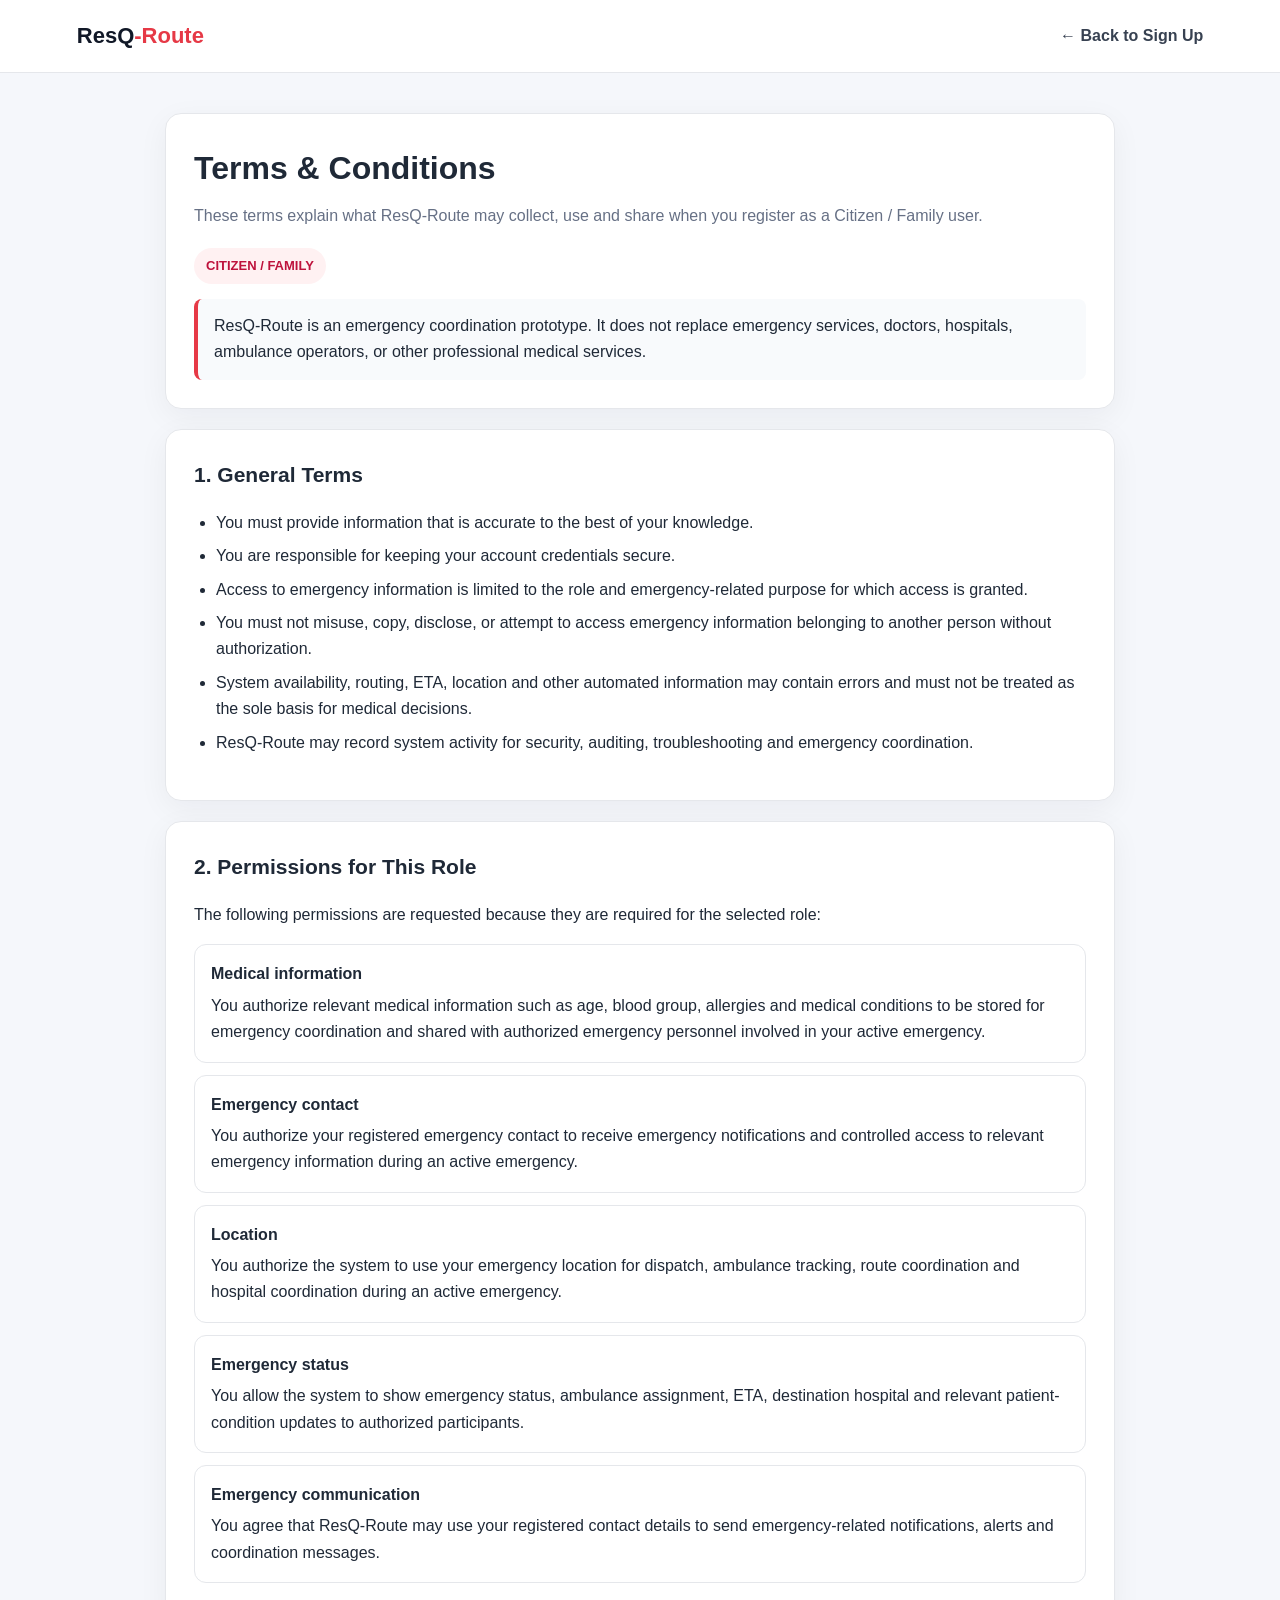
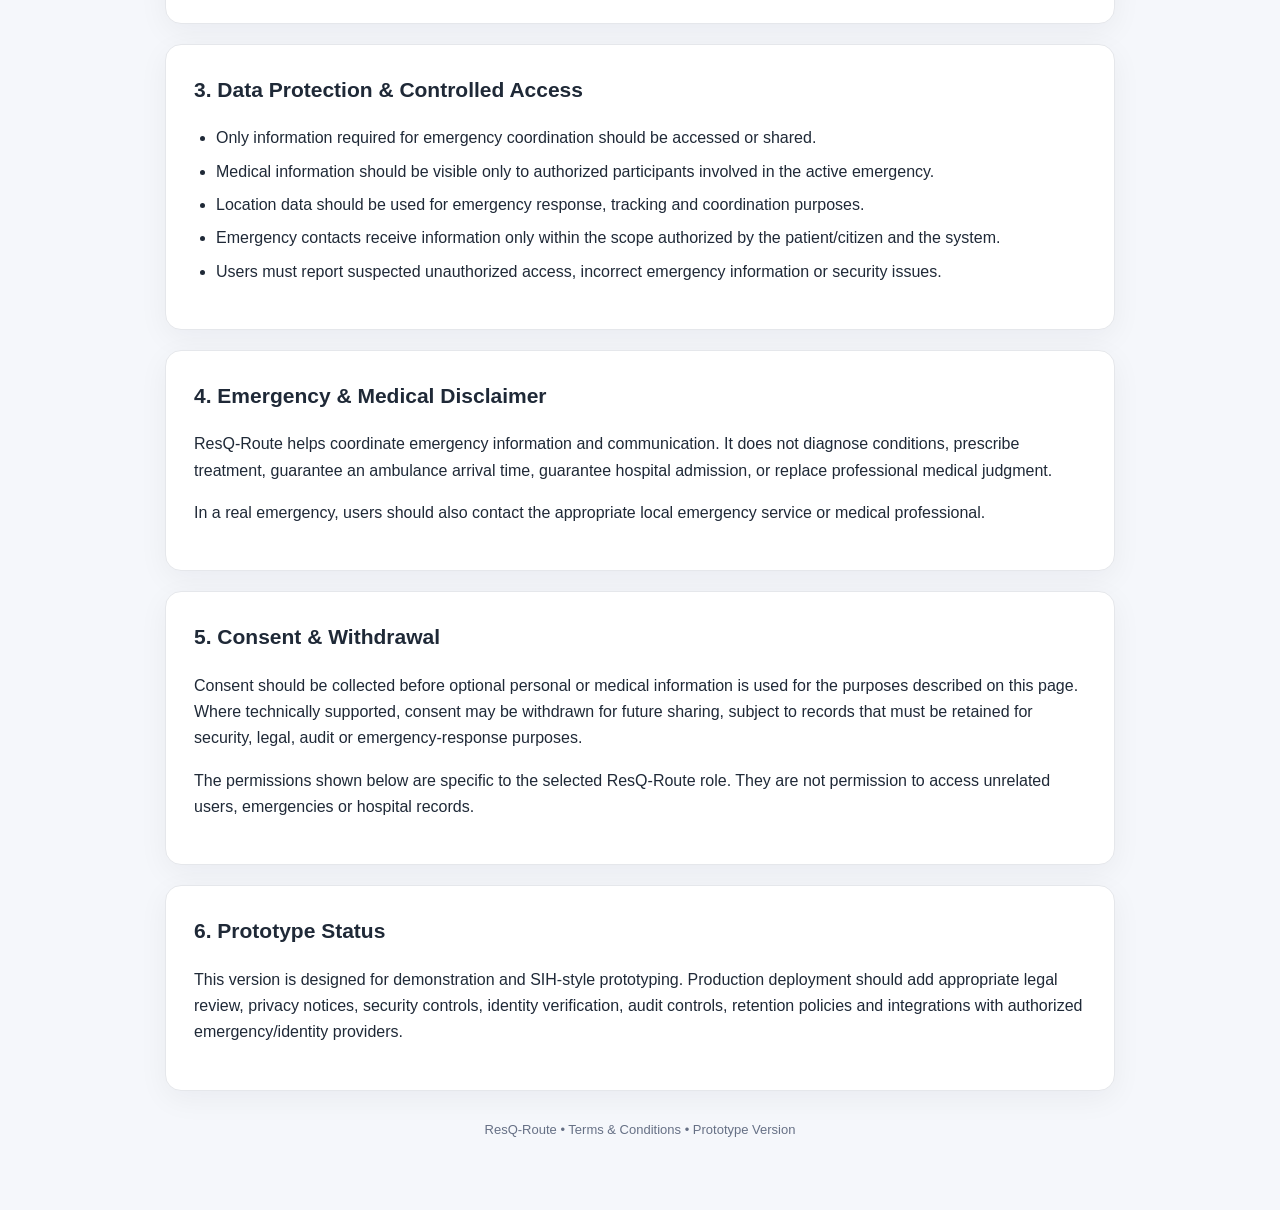
<file: terms.html>
<!DOCTYPE html>
<html lang="en">
<head>
    <meta charset="UTF-8">
    <meta name="viewport" content="width=device-width, initial-scale=1.0">
    <title>Terms & Conditions | ResQ-Route</title>
    <style>
        * { box-sizing: border-box; }
        body {
            margin: 0;
            font-family: Arial, Helvetica, sans-serif;
            background: #f5f7fb;
            color: #1f2937;
            line-height: 1.65;
        }
        .topbar {
            background: #ffffff;
            border-bottom: 1px solid #e5e7eb;
            padding: 18px 6%;
            display: flex;
            justify-content: space-between;
            align-items: center;
            position: sticky;
            top: 0;
            z-index: 10;
        }
        .brand {
            font-size: 22px;
            font-weight: 800;
            color: #111827;
        }
        .brand span { color: #e63946; }
        .back {
            text-decoration: none;
            color: #374151;
            font-weight: 700;
        }
        .container {
            width: min(950px, 92%);
            margin: 40px auto 70px;
        }
        .hero, .section {
            background: white;
            border: 1px solid #e5e7eb;
            border-radius: 16px;
            padding: 28px;
            margin-bottom: 20px;
            box-shadow: 0 8px 30px rgba(15, 23, 42, .05);
        }
        .hero h1 { margin: 0 0 8px; font-size: 32px; }
        .hero p { margin: 7px 0; color: #667085; }
        .role-badge {
            display: inline-block;
            margin-top: 12px;
            padding: 7px 12px;
            border-radius: 999px;
            background: #fff1f2;
            color: #be123c;
            font-weight: 800;
            font-size: 13px;
        }
        h2 { margin-top: 0; font-size: 21px; }
        h3 { font-size: 17px; margin-bottom: 6px; }
        ul { padding-left: 22px; }
        li { margin: 7px 0; }
        .notice {
            background: #f8fafc;
            border-left: 4px solid #e63946;
            padding: 14px 16px;
            border-radius: 8px;
            margin-top: 15px;
        }
        .permission {
            border: 1px solid #e5e7eb;
            border-radius: 12px;
            padding: 16px;
            margin: 12px 0;
        }
        .permission strong { display: block; margin-bottom: 5px; }
        footer {
            text-align: center;
            color: #667085;
            font-size: 13px;
            margin-top: 28px;
        }
        @media (max-width: 650px) {
            .topbar { padding: 16px 4%; }
            .container { width: 94%; margin-top: 22px; }
            .hero, .section { padding: 21px; }
            .hero h1 { font-size: 26px; }
        }
    </style>
</head>
<body>

<header class="topbar">
    <div class="brand">ResQ<span>-Route</span></div>
    <a class="back" href="signup.html">← Back to Sign Up</a>
</header>

<main class="container">

    <section class="hero">
        <h1 id="pageTitle">Terms & Conditions</h1>
        <p id="intro"></p>
        <div class="role-badge" id="roleBadge"></div>
        <div class="notice">
            ResQ-Route is an emergency coordination prototype. It does not replace
            emergency services, doctors, hospitals, ambulance operators, or other
            professional medical services.
        </div>
    </section>

    <section class="section">
        <h2>1. General Terms</h2>
        <ul>
            <li>You must provide information that is accurate to the best of your knowledge.</li>
            <li>You are responsible for keeping your account credentials secure.</li>
            <li>Access to emergency information is limited to the role and emergency-related purpose for which access is granted.</li>
            <li>You must not misuse, copy, disclose, or attempt to access emergency information belonging to another person without authorization.</li>
            <li>System availability, routing, ETA, location and other automated information may contain errors and must not be treated as the sole basis for medical decisions.</li>
            <li>ResQ-Route may record system activity for security, auditing, troubleshooting and emergency coordination.</li>
        </ul>
    </section>

    <section class="section" id="roleSection"></section>

    <section class="section">
        <h2>3. Data Protection & Controlled Access</h2>
        <ul>
            <li>Only information required for emergency coordination should be accessed or shared.</li>
            <li>Medical information should be visible only to authorized participants involved in the active emergency.</li>
            <li>Location data should be used for emergency response, tracking and coordination purposes.</li>
            <li>Emergency contacts receive information only within the scope authorized by the patient/citizen and the system.</li>
            <li>Users must report suspected unauthorized access, incorrect emergency information or security issues.</li>
        </ul>
    </section>

    <section class="section">
        <h2>4. Emergency & Medical Disclaimer</h2>
        <p>
            ResQ-Route helps coordinate emergency information and communication.
            It does not diagnose conditions, prescribe treatment, guarantee an ambulance
            arrival time, guarantee hospital admission, or replace professional medical judgment.
        </p>
        <p>
            In a real emergency, users should also contact the appropriate local emergency
            service or medical professional.
        </p>
    </section>

    <section class="section">
        <h2>5. Consent & Withdrawal</h2>
        <p>
            Consent should be collected before optional personal or medical information is
            used for the purposes described on this page. Where technically supported,
            consent may be withdrawn for future sharing, subject to records that must be
            retained for security, legal, audit or emergency-response purposes.
        </p>
        <p>
            The permissions shown below are specific to the selected ResQ-Route role.
            They are not permission to access unrelated users, emergencies or hospital records.
        </p>
    </section>

    <section class="section">
        <h2>6. Prototype Status</h2>
        <p>
            This version is designed for demonstration and SIH-style prototyping.
            Production deployment should add appropriate legal review, privacy notices,
            security controls, identity verification, audit controls, retention policies
            and integrations with authorized emergency/identity providers.
        </p>
    </section>

    <footer>
        ResQ-Route • Terms & Conditions • Prototype Version
    </footer>
</main>

<script>
(function () {
    const role = new URLSearchParams(window.location.search).get("role") || "family";
    const roleSection = document.getElementById("roleSection");
    const roleBadge = document.getElementById("roleBadge");
    const intro = document.getElementById("intro");

    const content = {
        family: {
            title: "Citizen / Family Terms & Permissions",
            badge: "CITIZEN / FAMILY",
            intro: "These terms explain what ResQ-Route may collect, use and share when you register as a Citizen / Family user.",
            permissions: [
                ["Medical information", "You authorize relevant medical information such as age, blood group, allergies and medical conditions to be stored for emergency coordination and shared with authorized emergency personnel involved in your active emergency."],
                ["Emergency contact", "You authorize your registered emergency contact to receive emergency notifications and controlled access to relevant emergency information during an active emergency."],
                ["Location", "You authorize the system to use your emergency location for dispatch, ambulance tracking, route coordination and hospital coordination during an active emergency."],
                ["Emergency status", "You allow the system to show emergency status, ambulance assignment, ETA, destination hospital and relevant patient-condition updates to authorized participants."],
                ["Emergency communication", "You agree that ResQ-Route may use your registered contact details to send emergency-related notifications, alerts and coordination messages."]
            ]
        },
        driver: {
            title: "Ambulance / Driver Terms & Permissions",
            badge: "AMBULANCE / DRIVER",
            intro: "These terms explain the operational, identity and emergency-data permissions required for an ambulance / driver account.",
            permissions: [
                ["Identity verification", "You authorize ResQ-Route and its authorized verification service, where enabled, to verify the identity document information submitted for driver onboarding. Sensitive identity documents should be processed through secure backend/provider integrations, not exposed client-side."],
                ["Ambulance information", "You authorize the system to associate your approved driver account with the registered ambulance and its operational status."],
                ["Location tracking", "You authorize collection of ambulance location, route, speed and ETA information while you are participating in an active emergency assignment."],
                ["Emergency information", "You may access patient and emergency information only when required for an assigned emergency and only to the extent necessary for transport and coordination."],
                ["Status updates", "You authorize the system to record operational events such as accepting an assignment, arriving at the patient, transporting the patient and reaching the hospital."],
                ["Emergency notifications", "You agree to receive dispatch, assignment, route, patient-care coordination and hospital-arrival notifications."]
            ]
        },
        hospital: {
            title: "Hospital / ER Terms & Permissions",
            badge: "HOSPITAL / ER",
            intro: "These terms explain the hospital and ER permissions required to coordinate incoming emergencies and hospital readiness.",
            permissions: [
                ["Staff identity", "You authorize ResQ-Route to associate your account with the hospital, department, designation and staff ID supplied during registration."],
                ["Incoming emergency data", "You authorize access to emergency information required to prepare for an incoming patient, including emergency type, priority, location and relevant transport information."],
                ["Patient medical information", "Authorized hospital/ER staff may access relevant patient information and vitals for an active emergency when required for emergency preparation and care coordination."],
                ["Ambulance tracking", "You authorize access to ambulance location, status and ETA information for incoming emergency coordination."],
                ["Hospital readiness", "You authorize designated hospital staff to view and update relevant readiness/resource information such as ER capacity and available emergency resources."],
                ["Audit and notifications", "You agree that emergency access and operational actions may be recorded for security, coordination and audit purposes, and that the account may receive emergency-related notifications."]
            ]
        }
    };

    const data = content[role] || content.family;

    document.title = data.title + " | ResQ-Route";
    roleBadge.textContent = data.badge;
    intro.textContent = data.intro;

    roleSection.innerHTML = `
        <h2>2. Permissions for This Role</h2>
        <p>The following permissions are requested because they are required for the selected role:</p>
        ${data.permissions.map(function (item) {
            return `<div class="permission"><strong>${item[0]}</strong><span>${item[1]}</span></div>`;
        }).join("")}
    `;
})();
</script>

</body>
</html>
</file>
